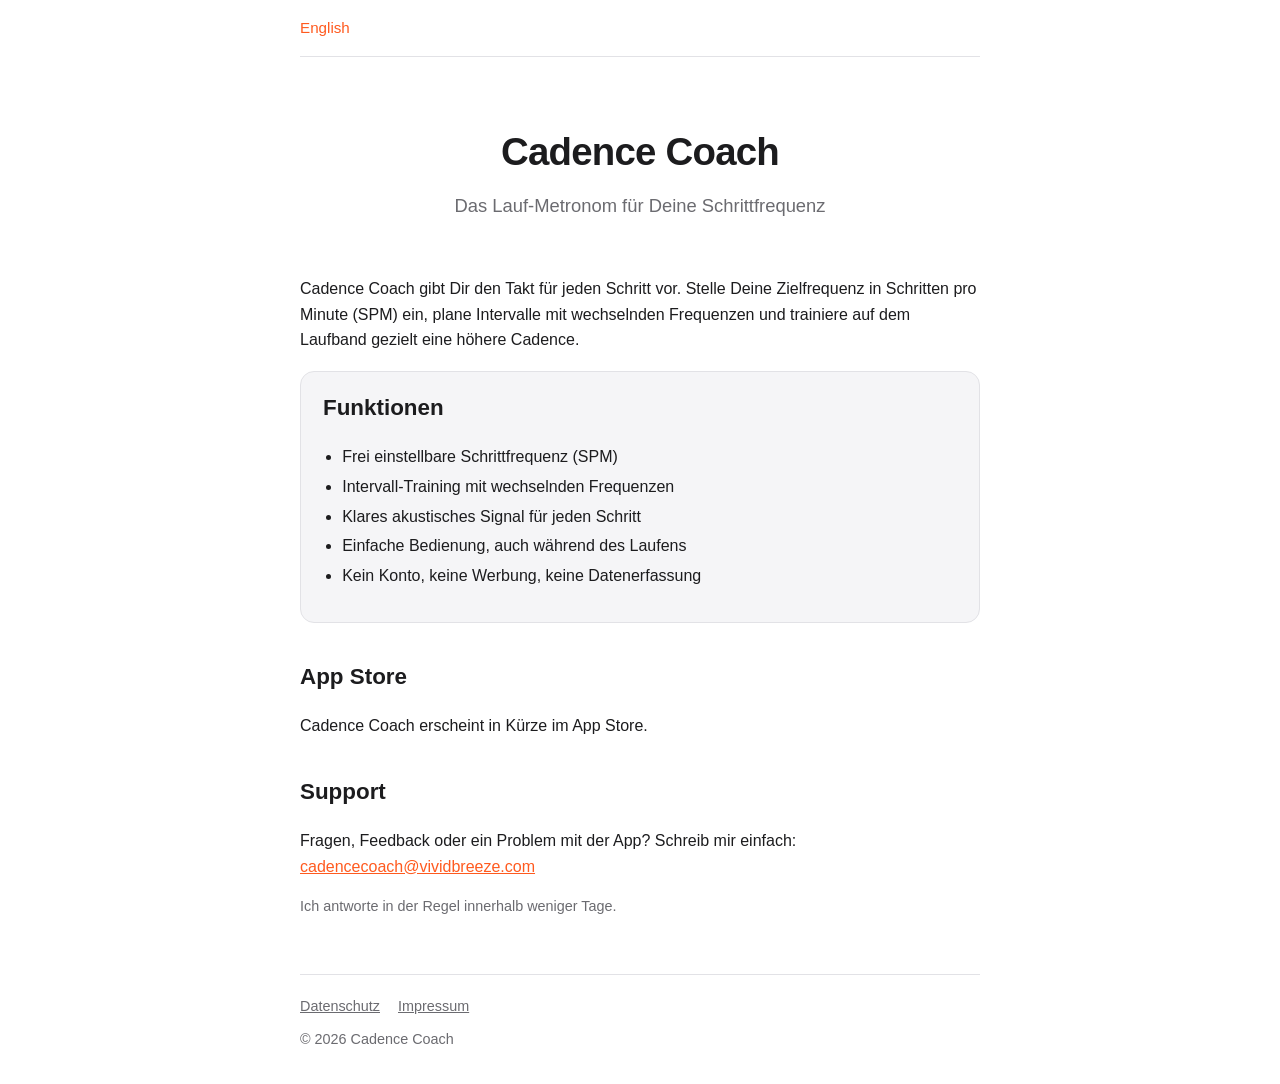
<file: index.html>
<!DOCTYPE html>
<html lang="de">
<head>
  <meta charset="utf-8">
  <meta name="viewport" content="width=device-width, initial-scale=1">
  <title>Cadence Coach – Lauf-Metronom für Schrittfrequenz & Intervalle</title>
  <meta name="description" content="Cadence Coach ist ein Metronom für Läufer: Schrittfrequenz einstellen, Intervalle planen und auf dem Laufband im Rhythmus bleiben.">
  <link rel="stylesheet" href="style.css">
  <link rel="alternate" hreflang="de" href="https://vividbreeze.github.io/cadenceCoach/">
  <link rel="alternate" hreflang="en" href="https://vividbreeze.github.io/cadenceCoach/en/">
</head>
<body>
  <div class="wrap">

    <nav class="top">
      <a href="en/">English</a>
    </nav>

    <header class="hero">
      <h1>Cadence Coach</h1>
      <p class="tagline">Das Lauf-Metronom für Deine Schrittfrequenz</p>
    </header>

    <p>
      Cadence Coach gibt Dir den Takt für jeden Schritt vor. Stelle Deine Zielfrequenz in
      Schritten pro Minute (SPM) ein, plane Intervalle mit wechselnden Frequenzen und trainiere
      auf dem Laufband gezielt eine höhere Cadence.
    </p>

    <div class="card">
      <h2 style="margin-top:0">Funktionen</h2>
      <ul>
        <li>Frei einstellbare Schrittfrequenz (SPM)</li>
        <li>Intervall-Training mit wechselnden Frequenzen</li>
        <li>Klares akustisches Signal für jeden Schritt</li>
        <li>Einfache Bedienung, auch während des Laufens</li>
        <li>Kein Konto, keine Werbung, keine Datenerfassung</li>
      </ul>
    </div>

    <h2>App Store</h2>
    <p>
      <!-- Sobald die App live ist: Link zum App Store eintragen und Kommentar entfernen -->
      Cadence Coach erscheint in Kürze im App Store.
    </p>

    <h2 id="support">Support</h2>
    <p>
      Fragen, Feedback oder ein Problem mit der App? Schreib mir einfach:
      <br>
      <a href="mailto:cadencecoach@vividbreeze.com">cadencecoach@vividbreeze.com</a>
    </p>
    <p class="note">Ich antworte in der Regel innerhalb weniger Tage.</p>

    <footer>
      <a href="privacy.html">Datenschutz</a>
      <a href="impressum.html">Impressum</a>
      <div style="margin-top:10px">© 2026 Cadence Coach</div>
    </footer>

  </div>
</body>
</html>
</file>
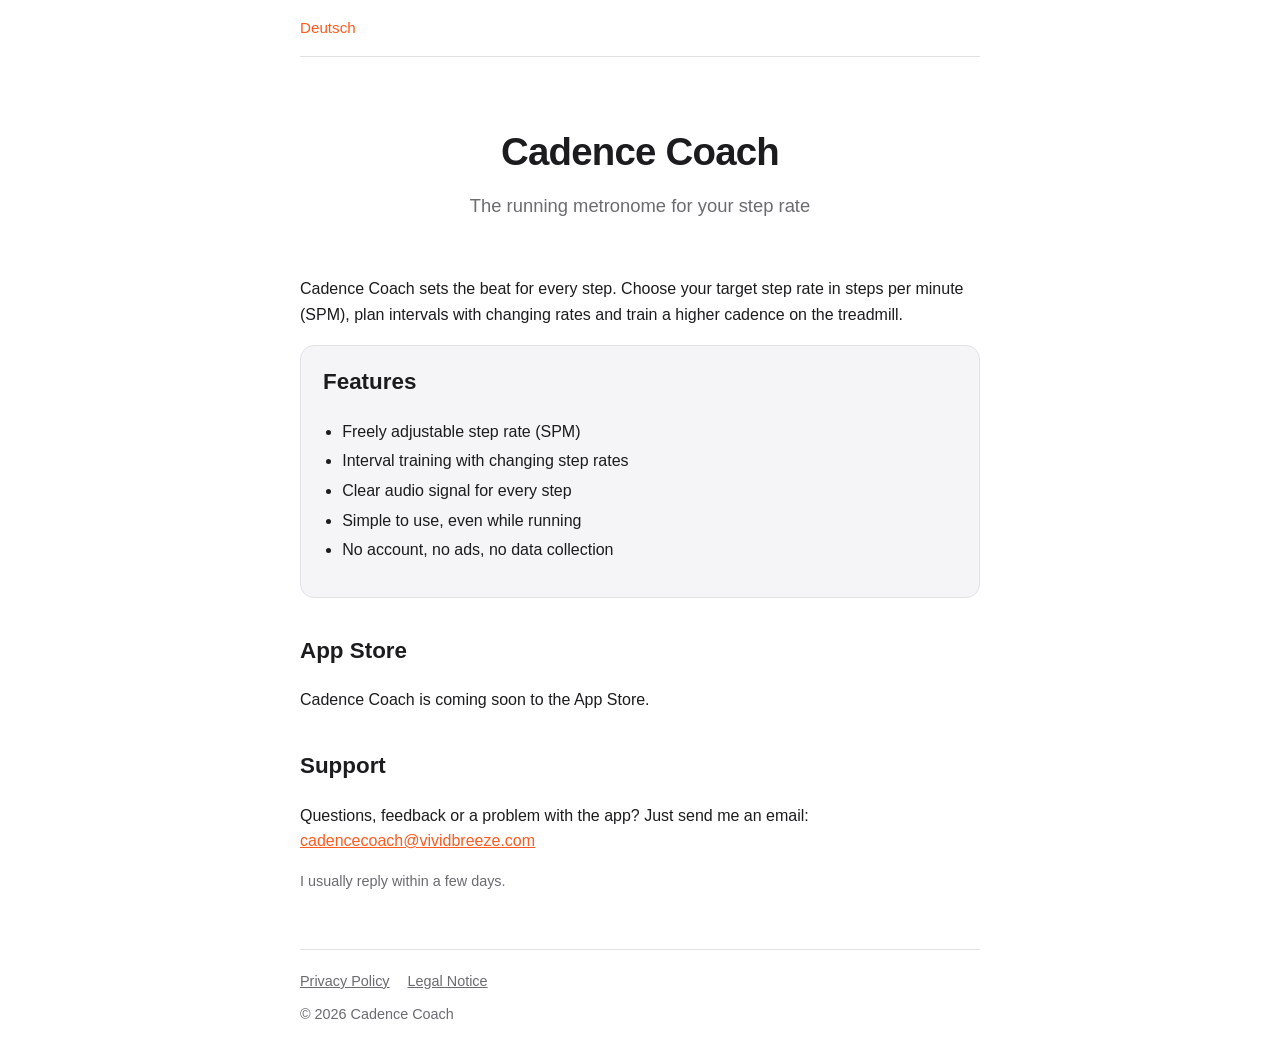
<file: en/index.html>
<!DOCTYPE html>
<html lang="en">
<head>
  <meta charset="utf-8">
  <meta name="viewport" content="width=device-width, initial-scale=1">
  <title>Cadence Coach – Running Metronome for Cadence & Intervals</title>
  <meta name="description" content="Cadence Coach is a metronome for runners: set your step rate, plan intervals and stay in rhythm on the treadmill.">
  <link rel="stylesheet" href="../style.css">
  <link rel="alternate" hreflang="de" href="https://vividbreeze.github.io/cadenceCoach/">
  <link rel="alternate" hreflang="en" href="https://vividbreeze.github.io/cadenceCoach/en/">
</head>
<body>
  <div class="wrap">

    <nav class="top">
      <a href="../">Deutsch</a>
    </nav>

    <header class="hero">
      <h1>Cadence Coach</h1>
      <p class="tagline">The running metronome for your step rate</p>
    </header>

    <p>
      Cadence Coach sets the beat for every step. Choose your target step rate in steps per
      minute (SPM), plan intervals with changing rates and train a higher cadence on the
      treadmill.
    </p>

    <div class="card">
      <h2 style="margin-top:0">Features</h2>
      <ul>
        <li>Freely adjustable step rate (SPM)</li>
        <li>Interval training with changing step rates</li>
        <li>Clear audio signal for every step</li>
        <li>Simple to use, even while running</li>
        <li>No account, no ads, no data collection</li>
      </ul>
    </div>

    <h2>App Store</h2>
    <p>
      <!-- Once the app is live: add the App Store link and remove this comment -->
      Cadence Coach is coming soon to the App Store.
    </p>

    <h2 id="support">Support</h2>
    <p>
      Questions, feedback or a problem with the app? Just send me an email:
      <br>
      <a href="mailto:cadencecoach@vividbreeze.com">cadencecoach@vividbreeze.com</a>
    </p>
    <p class="note">I usually reply within a few days.</p>

    <footer>
      <a href="privacy.html">Privacy Policy</a>
      <a href="legal-notice.html">Legal Notice</a>
      <div style="margin-top:10px">© 2026 Cadence Coach</div>
    </footer>

  </div>
</body>
</html>
</file>
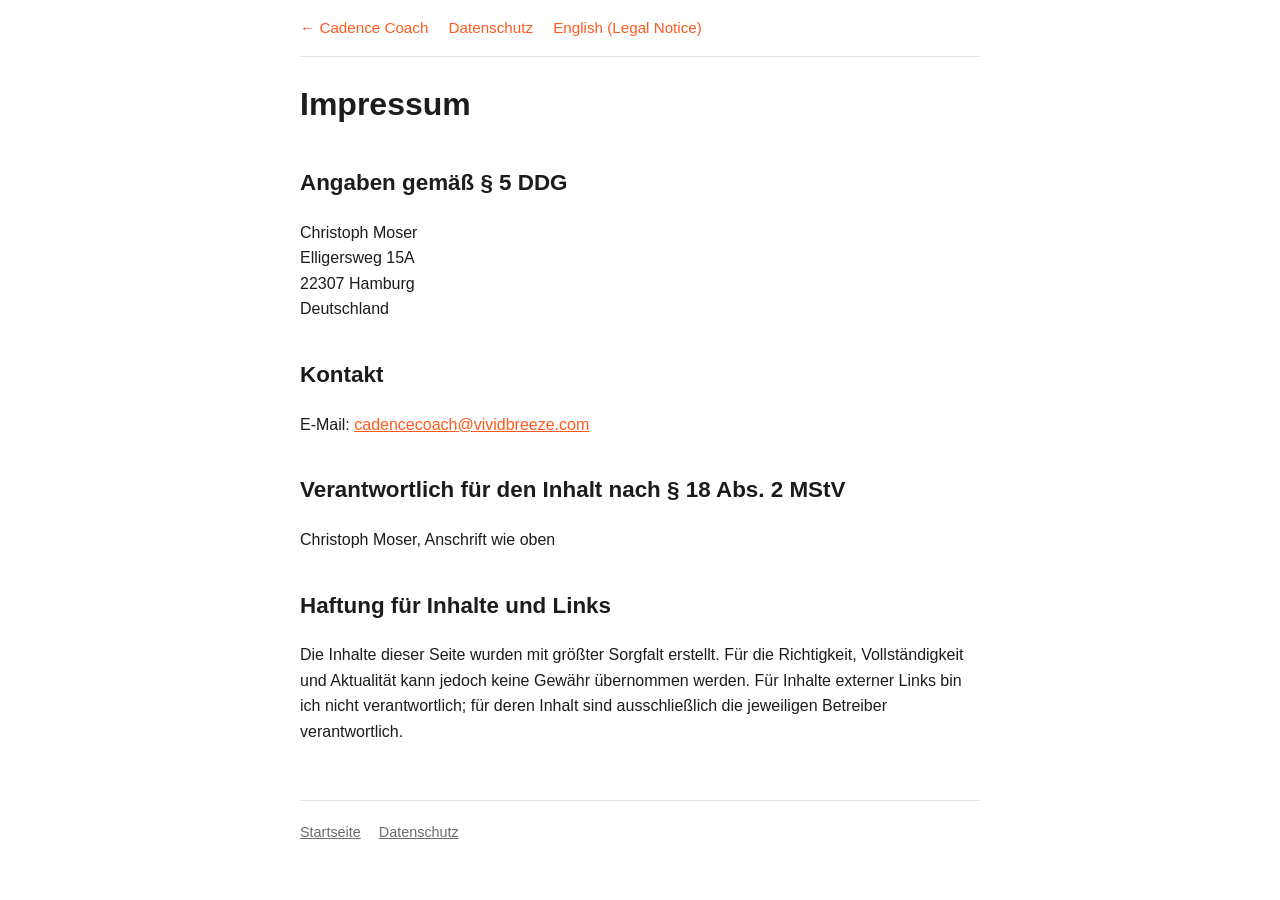
<file: impressum.html>
<!DOCTYPE html>
<html lang="de">
<head>
  <meta charset="utf-8">
  <meta name="viewport" content="width=device-width, initial-scale=1">
  <title>Impressum – Cadence Coach</title>
  <link rel="stylesheet" href="style.css">
  <link rel="alternate" hreflang="de" href="https://vividbreeze.github.io/cadenceCoach/impressum.html">
  <link rel="alternate" hreflang="en" href="https://vividbreeze.github.io/cadenceCoach/en/legal-notice.html">
</head>
<body>
  <div class="wrap">

    <nav class="top">
      <a href="index.html">← Cadence Coach</a>
      <a href="privacy.html">Datenschutz</a>
      <a href="en/legal-notice.html">English (Legal Notice)</a>
    </nav>

    <h1>Impressum</h1>

    <h2>Angaben gemäß § 5 DDG</h2>
    <p>
      Christoph Moser<br>
      Elligersweg 15A<br>
      22307 Hamburg<br>
      Deutschland
    </p>

    <h2>Kontakt</h2>
    <p>
      E-Mail: <a href="mailto:cadencecoach@vividbreeze.com">cadencecoach@vividbreeze.com</a>
    </p>

    <h2>Verantwortlich für den Inhalt nach § 18 Abs. 2 MStV</h2>
    <p>
      Christoph Moser, Anschrift wie oben
    </p>

    <h2>Haftung für Inhalte und Links</h2>
    <p>
      Die Inhalte dieser Seite wurden mit größter Sorgfalt erstellt. Für die Richtigkeit,
      Vollständigkeit und Aktualität kann jedoch keine Gewähr übernommen werden. Für Inhalte
      externer Links bin ich nicht verantwortlich; für deren Inhalt sind ausschließlich die jeweiligen
      Betreiber verantwortlich.
    </p>

    <footer>
      <a href="index.html">Startseite</a>
      <a href="privacy.html">Datenschutz</a>
    </footer>

  </div>
</body>
</html>
</file>
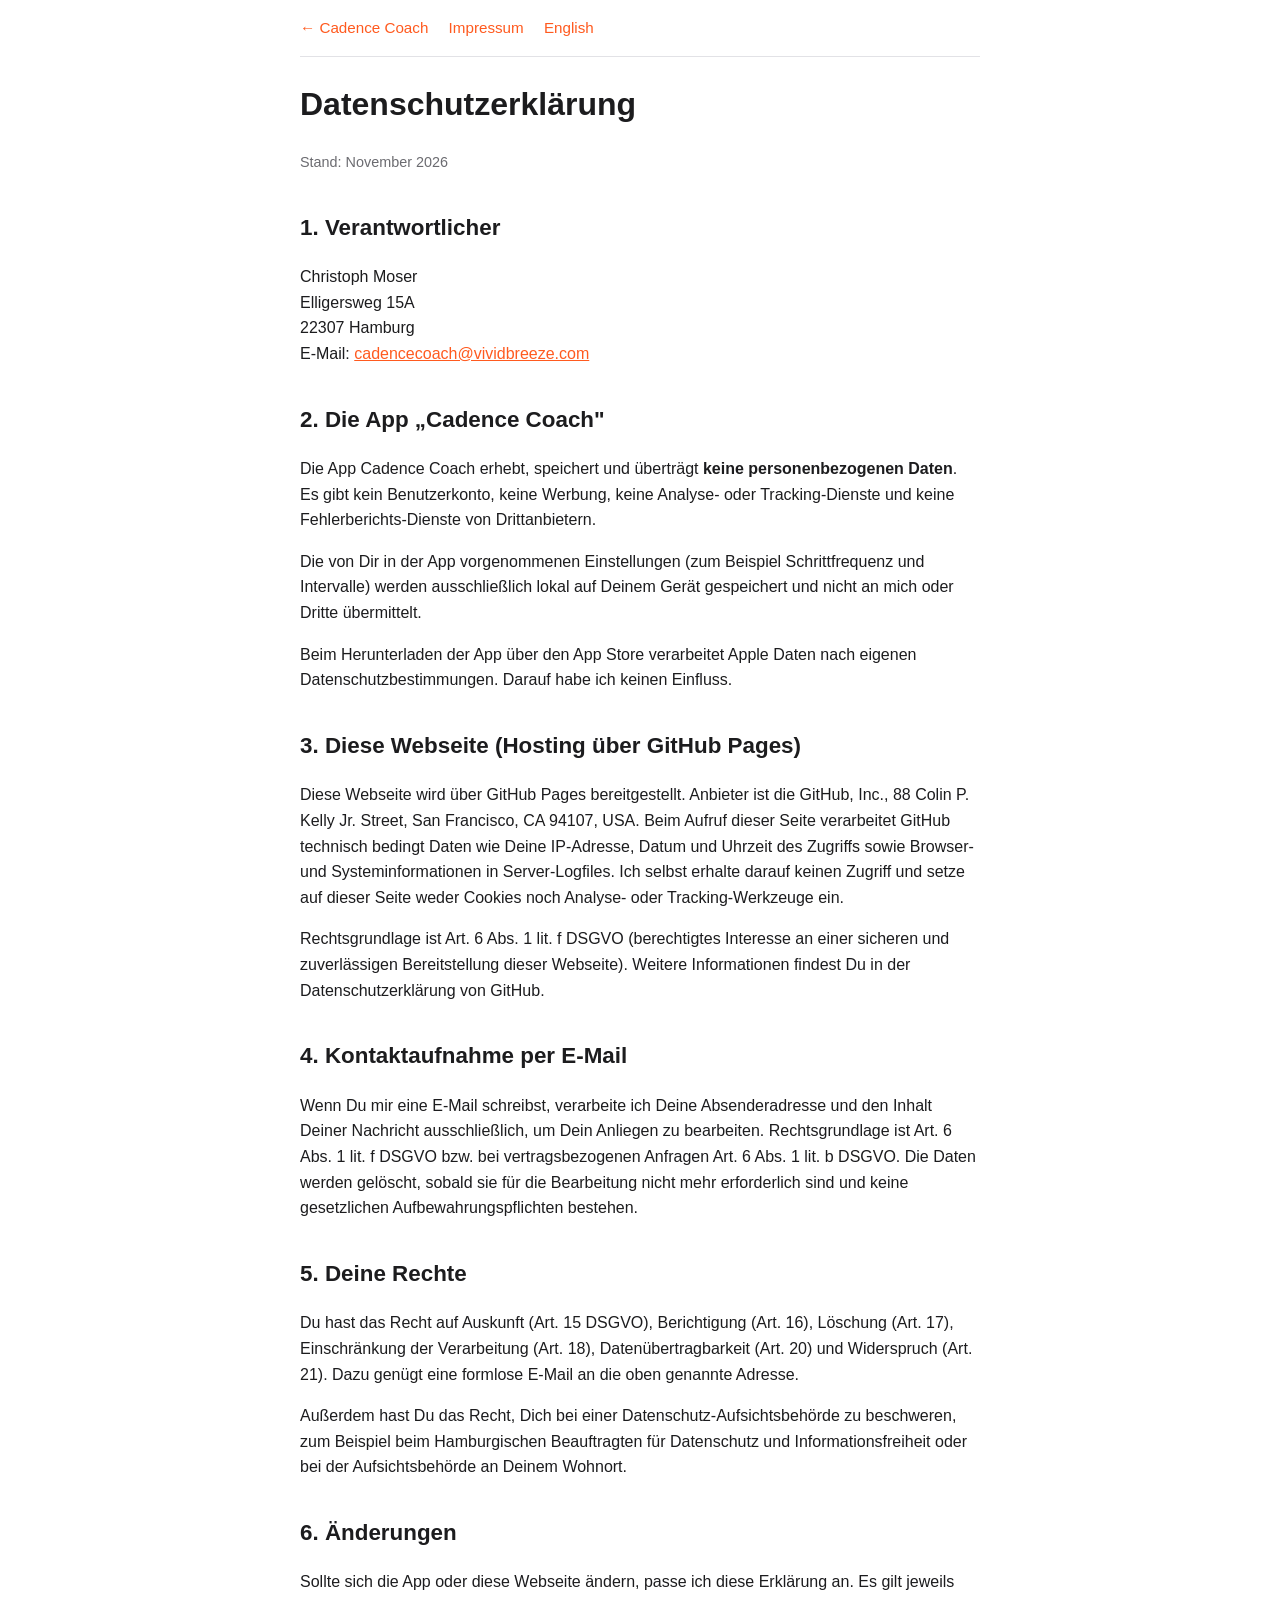
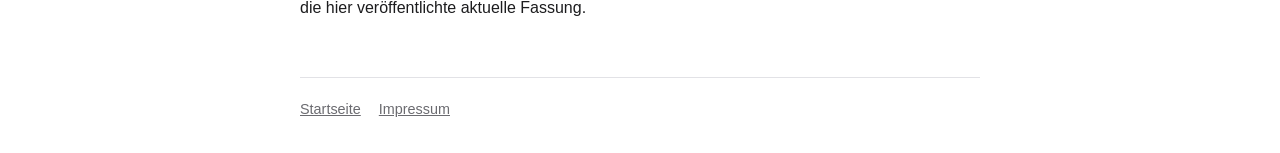
<file: privacy.html>
<!DOCTYPE html>
<html lang="de">
<head>
  <meta charset="utf-8">
  <meta name="viewport" content="width=device-width, initial-scale=1">
  <title>Datenschutzerklärung – Cadence Coach</title>
  <meta name="robots" content="index,follow">
  <link rel="stylesheet" href="style.css">
  <link rel="alternate" hreflang="de" href="https://vividbreeze.github.io/cadenceCoach/privacy.html">
  <link rel="alternate" hreflang="en" href="https://vividbreeze.github.io/cadenceCoach/en/privacy.html">
</head>
<body>
  <div class="wrap">

    <nav class="top">
      <a href="index.html">← Cadence Coach</a>
      <a href="impressum.html">Impressum</a>
      <a href="en/privacy.html">English</a>
    </nav>

    <h1>Datenschutzerklärung</h1>
    <p class="note">Stand: November 2026</p>

    <h2>1. Verantwortlicher</h2>
    <p>
      Christoph Moser<br>
      Elligersweg 15A<br>
      22307 Hamburg<br>
      E-Mail: <a href="mailto:cadencecoach@vividbreeze.com">cadencecoach@vividbreeze.com</a>
    </p>

    <h2>2. Die App „Cadence Coach"</h2>
    <p>
      Die App Cadence Coach erhebt, speichert und überträgt <strong>keine personenbezogenen Daten</strong>.
      Es gibt kein Benutzerkonto, keine Werbung, keine Analyse- oder Tracking-Dienste und keine
      Fehlerberichts-Dienste von Drittanbietern.
    </p>
    <p>
      Die von Dir in der App vorgenommenen Einstellungen (zum Beispiel Schrittfrequenz und Intervalle)
      werden ausschließlich lokal auf Deinem Gerät gespeichert und nicht an mich oder Dritte übermittelt.
    </p>
    <p>
      Beim Herunterladen der App über den App Store verarbeitet Apple Daten nach eigenen
      Datenschutzbestimmungen. Darauf habe ich keinen Einfluss.
    </p>

    <h2>3. Diese Webseite (Hosting über GitHub Pages)</h2>
    <p>
      Diese Webseite wird über GitHub Pages bereitgestellt. Anbieter ist die GitHub, Inc.,
      88 Colin P. Kelly Jr. Street, San Francisco, CA 94107, USA. Beim Aufruf dieser Seite
      verarbeitet GitHub technisch bedingt Daten wie Deine IP-Adresse, Datum und Uhrzeit des Zugriffs
      sowie Browser- und Systeminformationen in Server-Logfiles. Ich selbst erhalte darauf keinen Zugriff
      und setze auf dieser Seite weder Cookies noch Analyse- oder Tracking-Werkzeuge ein.
    </p>
    <p>
      Rechtsgrundlage ist Art. 6 Abs. 1 lit. f DSGVO (berechtigtes Interesse an einer sicheren und
      zuverlässigen Bereitstellung dieser Webseite). Weitere Informationen findest Du in der
      Datenschutzerklärung von GitHub.
    </p>

    <h2>4. Kontaktaufnahme per E-Mail</h2>
    <p>
      Wenn Du mir eine E-Mail schreibst, verarbeite ich Deine Absenderadresse und den Inhalt Deiner Nachricht
      ausschließlich, um Dein Anliegen zu bearbeiten. Rechtsgrundlage ist Art. 6 Abs. 1 lit. f DSGVO bzw.
      bei vertragsbezogenen Anfragen Art. 6 Abs. 1 lit. b DSGVO. Die Daten werden gelöscht, sobald
      sie für die Bearbeitung nicht mehr erforderlich sind und keine gesetzlichen Aufbewahrungspflichten bestehen.
    </p>

    <h2>5. Deine Rechte</h2>
    <p>
      Du hast das Recht auf Auskunft (Art. 15 DSGVO), Berichtigung (Art. 16), Löschung (Art. 17),
      Einschränkung der Verarbeitung (Art. 18), Datenübertragbarkeit (Art. 20) und Widerspruch (Art. 21).
      Dazu genügt eine formlose E-Mail an die oben genannte Adresse.
    </p>
    <p>
      Außerdem hast Du das Recht, Dich bei einer Datenschutz-Aufsichtsbehörde zu beschweren,
      zum Beispiel beim Hamburgischen Beauftragten für Datenschutz und Informationsfreiheit
      oder bei der Aufsichtsbehörde an Deinem Wohnort.
    </p>

    <h2>6. Änderungen</h2>
    <p>
      Sollte sich die App oder diese Webseite ändern, passe ich diese Erklärung an.
      Es gilt jeweils die hier veröffentlichte aktuelle Fassung.
    </p>

    <footer>
      <a href="index.html">Startseite</a>
      <a href="impressum.html">Impressum</a>
    </footer>

  </div>
</body>
</html>
</file>
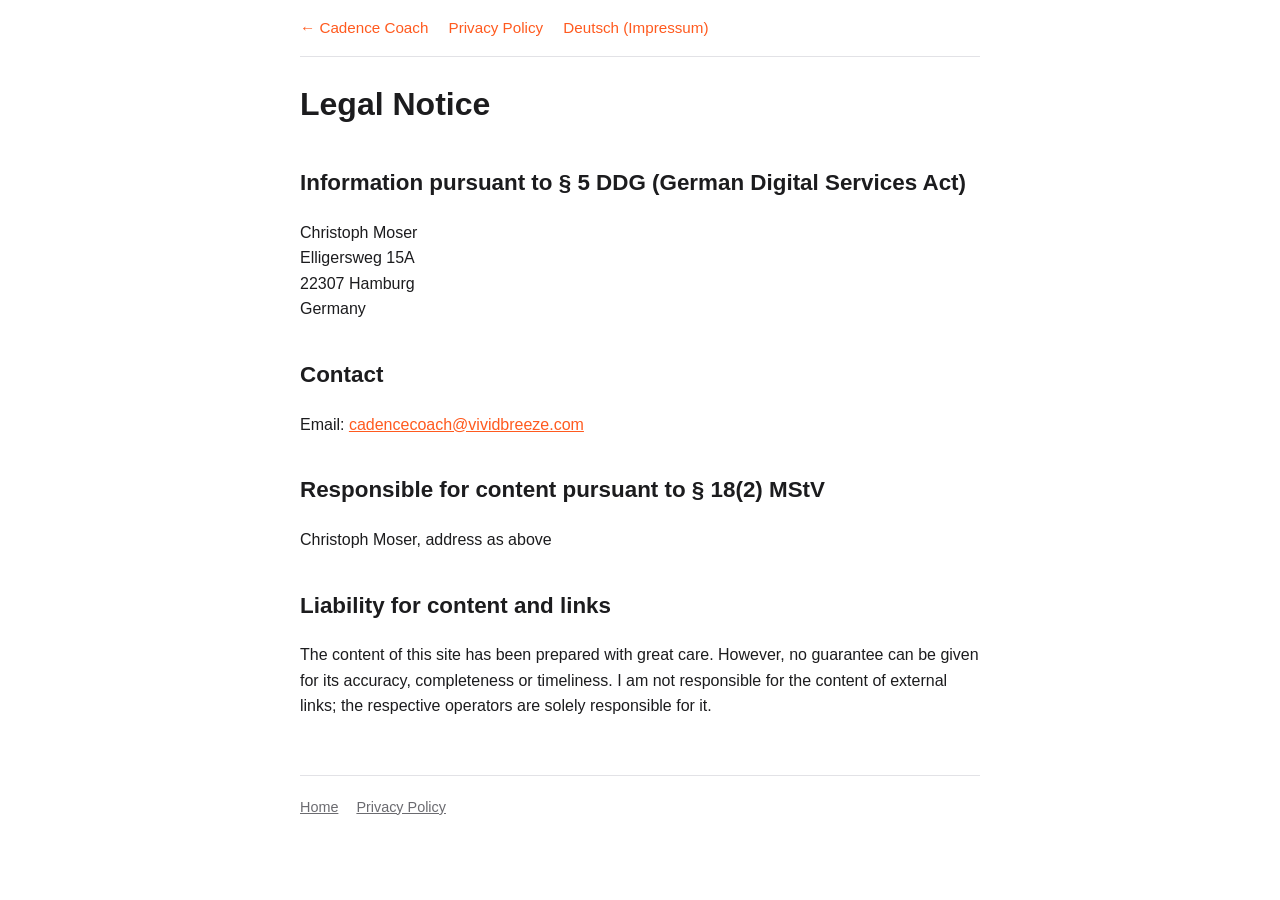
<file: en/legal-notice.html>
<!DOCTYPE html>
<html lang="en">
<head>
  <meta charset="utf-8">
  <meta name="viewport" content="width=device-width, initial-scale=1">
  <title>Legal Notice – Cadence Coach</title>
  <link rel="stylesheet" href="../style.css">
  <link rel="alternate" hreflang="de" href="https://vividbreeze.github.io/cadenceCoach/impressum.html">
  <link rel="alternate" hreflang="en" href="https://vividbreeze.github.io/cadenceCoach/en/legal-notice.html">
</head>
<body>
  <div class="wrap">

    <nav class="top">
      <a href="./">← Cadence Coach</a>
      <a href="privacy.html">Privacy Policy</a>
      <a href="../impressum.html">Deutsch (Impressum)</a>
    </nav>

    <h1>Legal Notice</h1>

    <h2>Information pursuant to § 5 DDG (German Digital Services Act)</h2>
    <p>
      Christoph Moser<br>
      Elligersweg 15A<br>
      22307 Hamburg<br>
      Germany
    </p>

    <h2>Contact</h2>
    <p>
      Email: <a href="mailto:cadencecoach@vividbreeze.com">cadencecoach@vividbreeze.com</a>
    </p>

    <h2>Responsible for content pursuant to § 18(2) MStV</h2>
    <p>
      Christoph Moser, address as above
    </p>

    <h2>Liability for content and links</h2>
    <p>
      The content of this site has been prepared with great care. However, no guarantee can be
      given for its accuracy, completeness or timeliness. I am not responsible for the content
      of external links; the respective operators are solely responsible for it.
    </p>

    <footer>
      <a href="./">Home</a>
      <a href="privacy.html">Privacy Policy</a>
    </footer>

  </div>
</body>
</html>
</file>
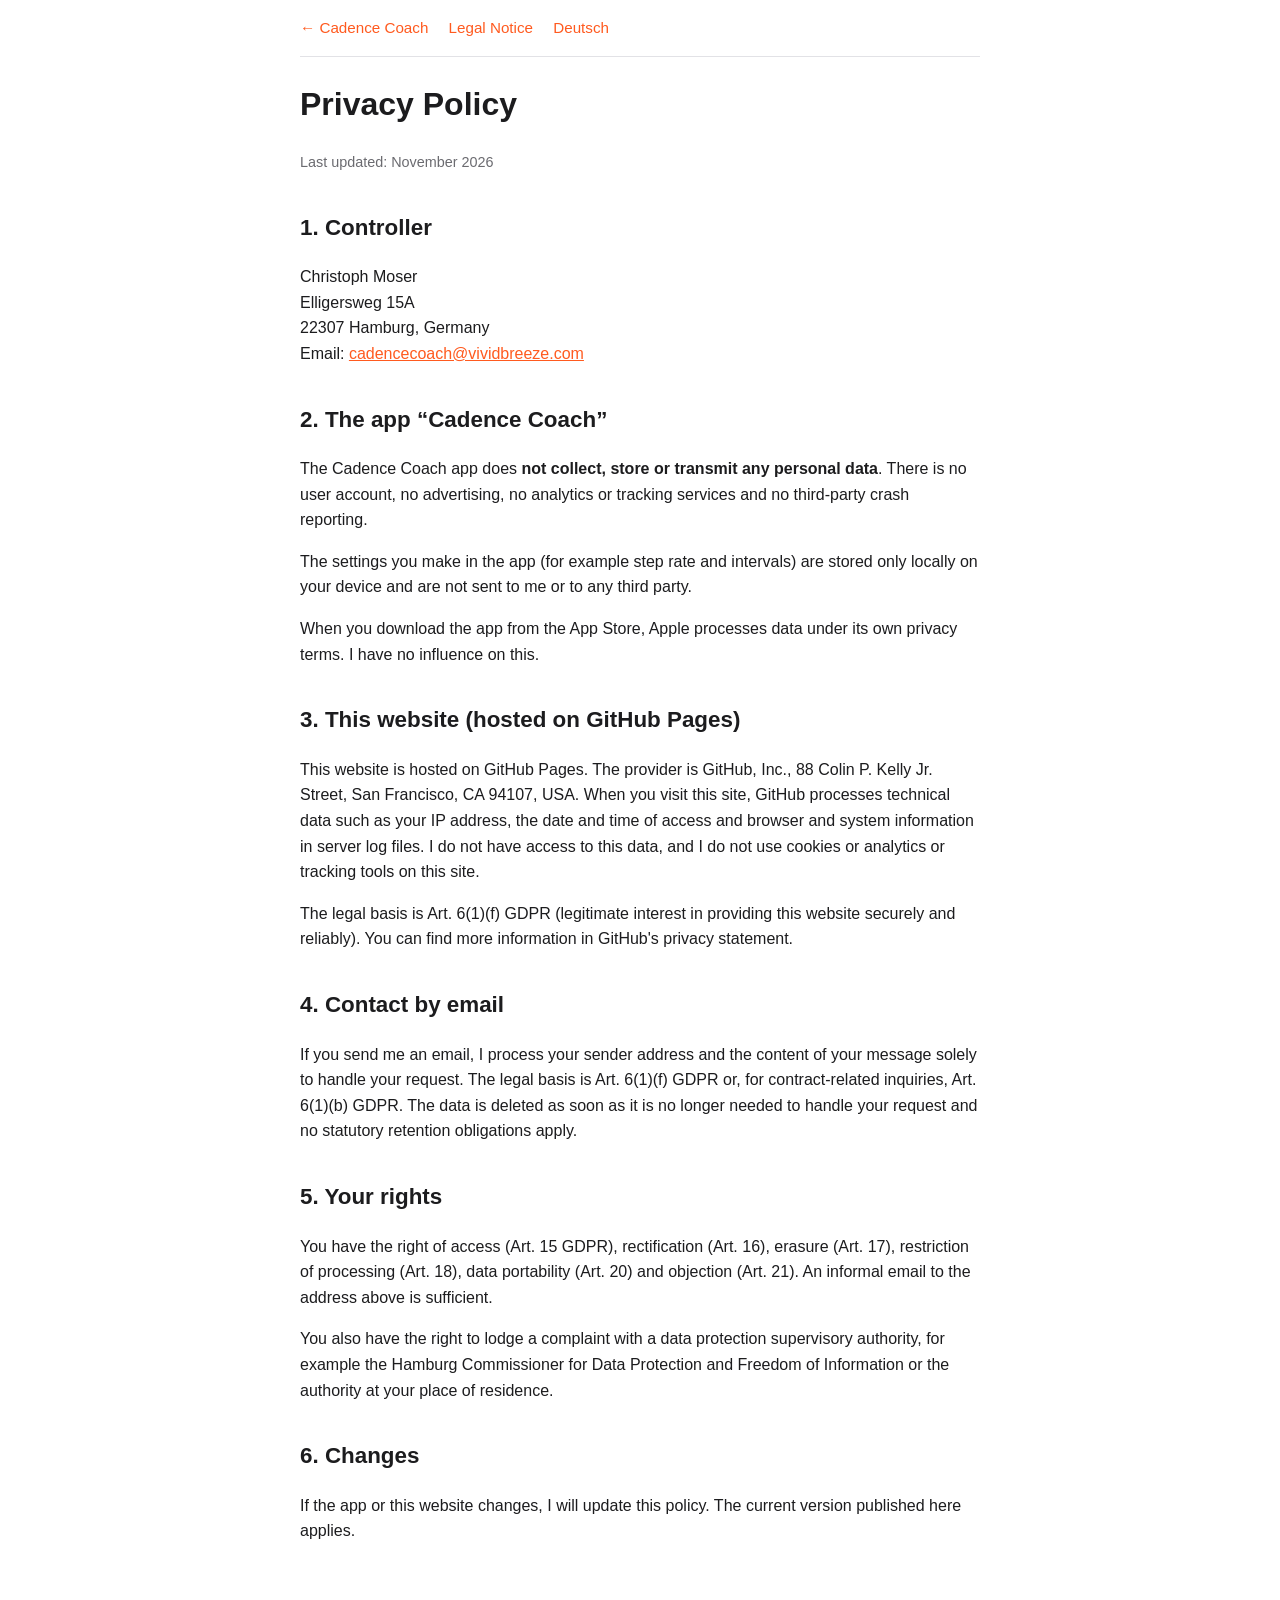
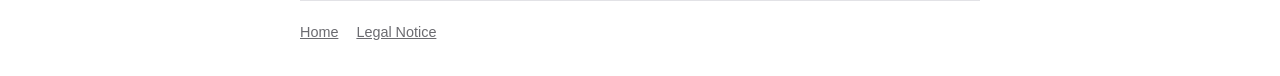
<file: en/privacy.html>
<!DOCTYPE html>
<html lang="en">
<head>
  <meta charset="utf-8">
  <meta name="viewport" content="width=device-width, initial-scale=1">
  <title>Privacy Policy – Cadence Coach</title>
  <meta name="robots" content="index,follow">
  <link rel="stylesheet" href="../style.css">
  <link rel="alternate" hreflang="de" href="https://vividbreeze.github.io/cadenceCoach/privacy.html">
  <link rel="alternate" hreflang="en" href="https://vividbreeze.github.io/cadenceCoach/en/privacy.html">
</head>
<body>
  <div class="wrap">

    <nav class="top">
      <a href="./">← Cadence Coach</a>
      <a href="legal-notice.html">Legal Notice</a>
      <a href="../privacy.html">Deutsch</a>
    </nav>

    <h1>Privacy Policy</h1>
    <p class="note">Last updated: November 2026</p>

    <h2>1. Controller</h2>
    <p>
      Christoph Moser<br>
      Elligersweg 15A<br>
      22307 Hamburg, Germany<br>
      Email: <a href="mailto:cadencecoach@vividbreeze.com">cadencecoach@vividbreeze.com</a>
    </p>

    <h2>2. The app “Cadence Coach”</h2>
    <p>
      The Cadence Coach app does <strong>not collect, store or transmit any personal data</strong>.
      There is no user account, no advertising, no analytics or tracking services and no
      third-party crash reporting.
    </p>
    <p>
      The settings you make in the app (for example step rate and intervals) are stored only
      locally on your device and are not sent to me or to any third party.
    </p>
    <p>
      When you download the app from the App Store, Apple processes data under its own privacy
      terms. I have no influence on this.
    </p>

    <h2>3. This website (hosted on GitHub Pages)</h2>
    <p>
      This website is hosted on GitHub Pages. The provider is GitHub, Inc.,
      88 Colin P. Kelly Jr. Street, San Francisco, CA 94107, USA. When you visit this site,
      GitHub processes technical data such as your IP address, the date and time of access
      and browser and system information in server log files. I do not have access to this data,
      and I do not use cookies or analytics or tracking tools on this site.
    </p>
    <p>
      The legal basis is Art. 6(1)(f) GDPR (legitimate interest in providing this website
      securely and reliably). You can find more information in GitHub's privacy statement.
    </p>

    <h2>4. Contact by email</h2>
    <p>
      If you send me an email, I process your sender address and the content of your message
      solely to handle your request. The legal basis is Art. 6(1)(f) GDPR or, for
      contract-related inquiries, Art. 6(1)(b) GDPR. The data is deleted as soon as it is no
      longer needed to handle your request and no statutory retention obligations apply.
    </p>

    <h2>5. Your rights</h2>
    <p>
      You have the right of access (Art. 15 GDPR), rectification (Art. 16), erasure (Art. 17),
      restriction of processing (Art. 18), data portability (Art. 20) and objection (Art. 21).
      An informal email to the address above is sufficient.
    </p>
    <p>
      You also have the right to lodge a complaint with a data protection supervisory authority,
      for example the Hamburg Commissioner for Data Protection and Freedom of Information
      or the authority at your place of residence.
    </p>

    <h2>6. Changes</h2>
    <p>
      If the app or this website changes, I will update this policy. The current version
      published here applies.
    </p>

    <footer>
      <a href="./">Home</a>
      <a href="legal-notice.html">Legal Notice</a>
    </footer>

  </div>
</body>
</html>
</file>
<file: style.css>
:root {
  --bg: #ffffff;
  --text: #1c1c1e;
  --muted: #6b6b70;
  --accent: #ff5a1f;
  --card: #f5f5f7;
  --border: #e2e2e6;
}

@media (prefers-color-scheme: dark) {
  :root {
    --bg: #111113;
    --text: #f2f2f4;
    --muted: #9a9aa2;
    --accent: #ff7a45;
    --card: #1c1c1f;
    --border: #2c2c30;
  }
}

* { box-sizing: border-box; }

body {
  margin: 0;
  background: var(--bg);
  color: var(--text);
  font-family: -apple-system, BlinkMacSystemFont, "Segoe UI", Roboto, Helvetica, Arial, sans-serif;
  line-height: 1.6;
}

.wrap {
  max-width: 720px;
  margin: 0 auto;
  padding: 0 20px;
}

header.hero {
  padding: 64px 0 40px;
  text-align: center;
}

header.hero h1 {
  font-size: 2.4rem;
  margin: 0 0 8px;
  letter-spacing: -0.02em;
}

header.hero p.tagline {
  font-size: 1.15rem;
  color: var(--muted);
  margin: 0;
}

h2 { margin-top: 2.2rem; font-size: 1.4rem; }
h3 { margin-top: 1.6rem; font-size: 1.1rem; }

a { color: var(--accent); }

.card {
  background: var(--card);
  border: 1px solid var(--border);
  border-radius: 14px;
  padding: 18px 22px;
  margin: 18px 0;
}

ul { padding-left: 1.2rem; }
li { margin: 4px 0; }

nav.top {
  padding: 16px 0;
  border-bottom: 1px solid var(--border);
  font-size: 0.95rem;
}

nav.top a { margin-right: 16px; text-decoration: none; }
nav.top a:hover { text-decoration: underline; }

footer {
  margin: 56px 0 32px;
  padding-top: 20px;
  border-top: 1px solid var(--border);
  color: var(--muted);
  font-size: 0.9rem;
}

footer a { color: var(--muted); margin-right: 14px; }

.note {
  color: var(--muted);
  font-size: 0.9rem;
}
</file>
